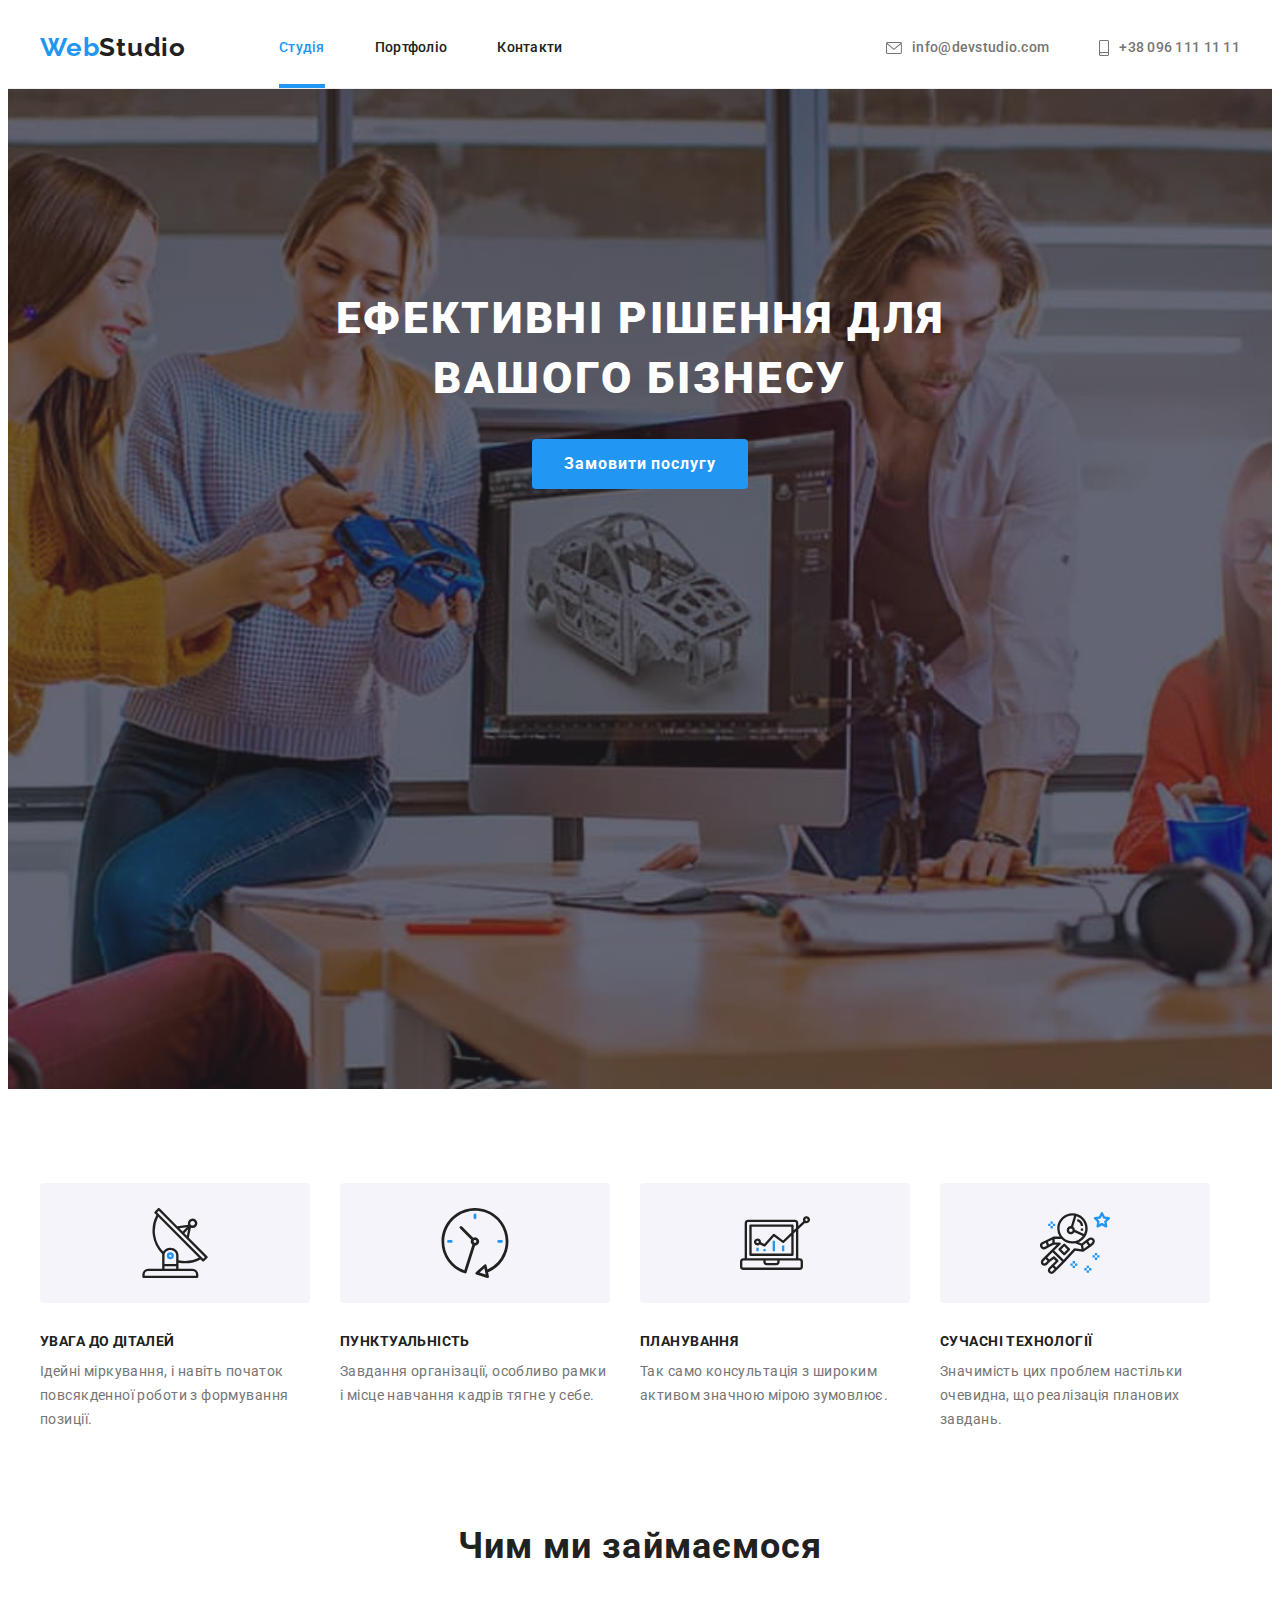
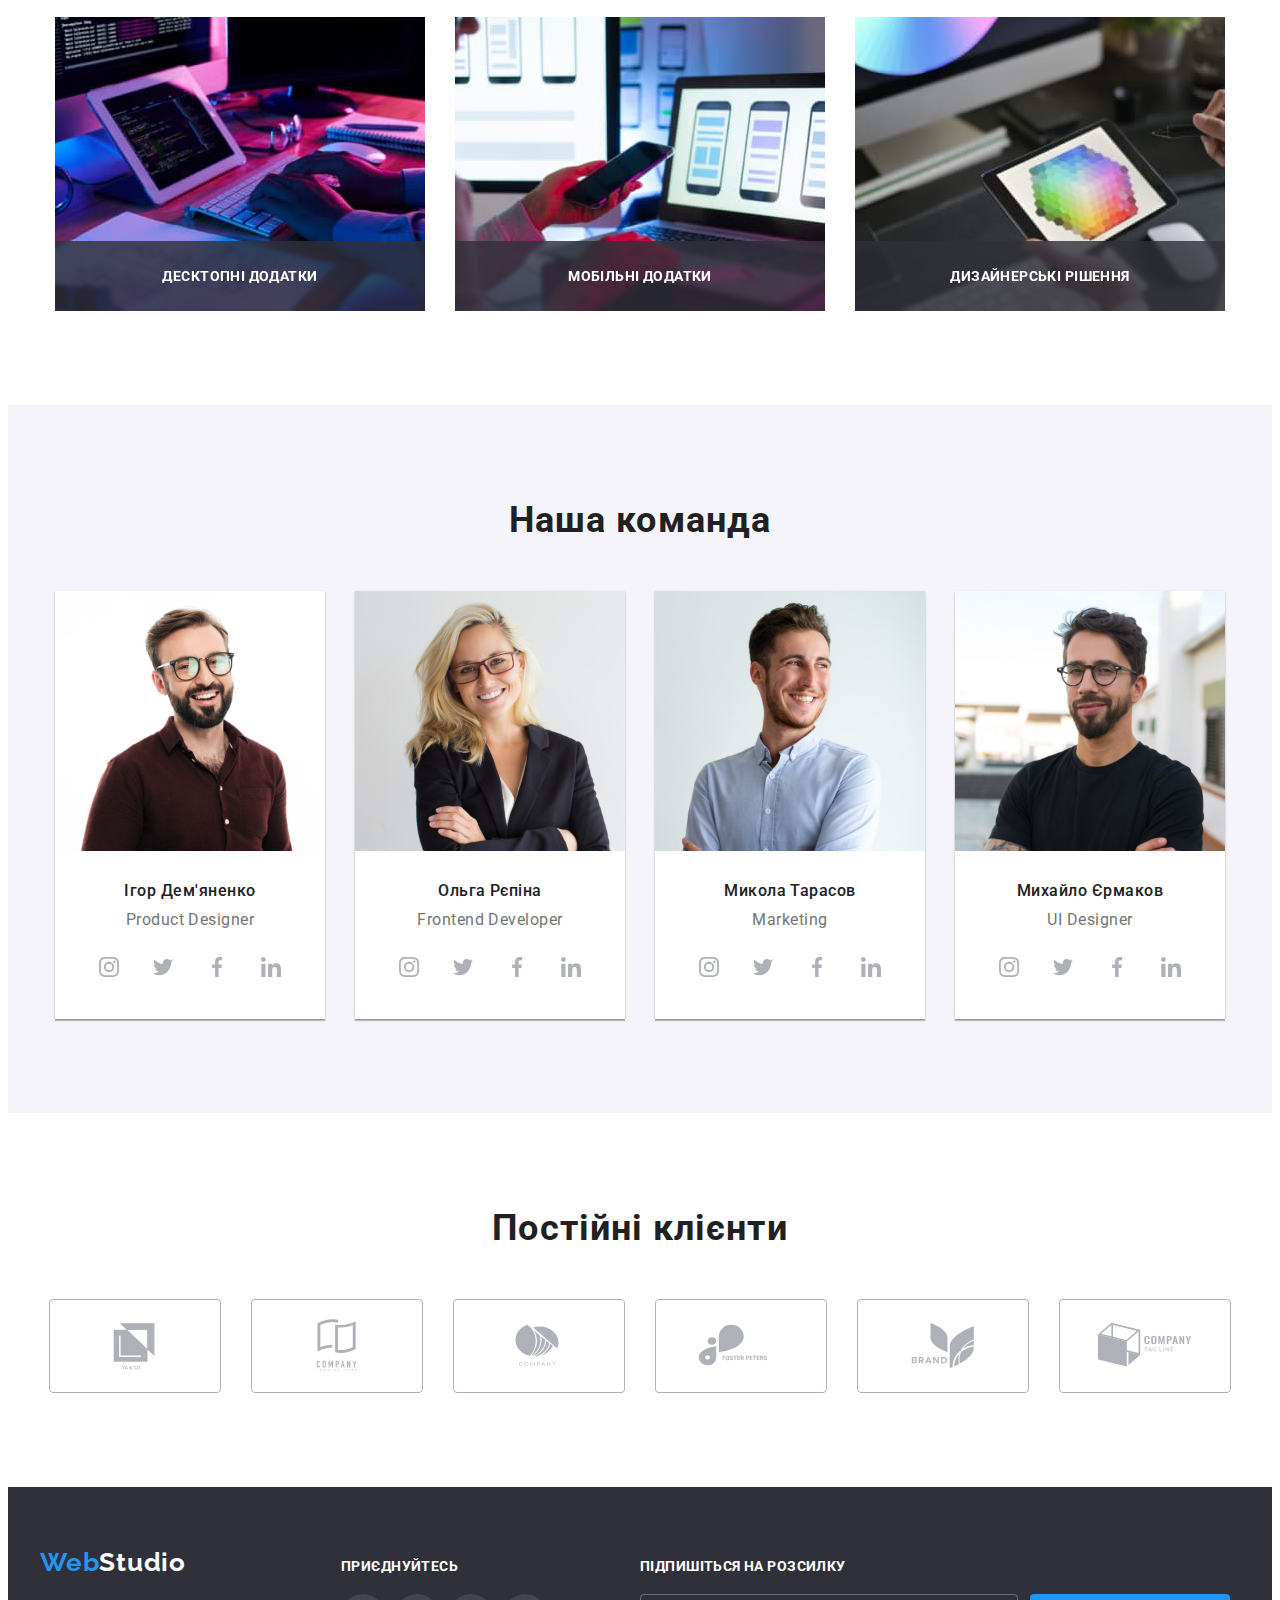
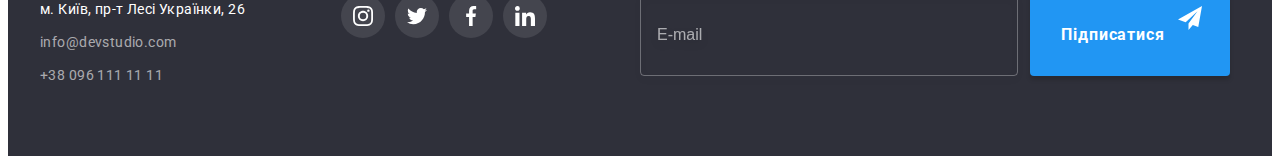
<file: index.html>
<!DOCTYPE html>
<html lang="uk">

<head>
  <meta charset="UTF-8">
  <meta http-equiv="X-UA-Compatible" content="IE=edge">
  <meta name="viewport" content="width=device-width, initial-scale=1.0">
  <title>Document</title>
  <link rel="preconnect" href="https://fonts.googleapis.com">
  <link rel="preconnect" href="https://fonts.gstatic.com" crossorigin>
  <link href="https://fonts.googleapis.com/css2?family=Raleway:wght@700&family=Roboto:wght@400;500;700;900&display=swap"
    rel="stylesheet">
  <link rel="stylesheet" href="https://cdnjs.cloudflare.com/ajax/libs/modern-normalize/1.1.0/modern-normalize.min.css"
    integrity="sha512-wpPYUAdjBVSE4KJnH1VR1HeZfpl1ub8YT/NKx4PuQ5NmX2tKuGu6U/JRp5y+Y8XG2tV+wKQpNHVUX03MfMFn9Q=="
    crossorigin="anonymous" referrerpolicy="no-referrer"/>
    <link rel="stylesheet" href="./css/main.min.css">
  <link rel="stylesheet" href="./css/styles.css">
</head>

<body>

  <header class="header">
    <div class="header__conteiner container">
      <nav class="nav">
        <a href="" lang="en" class="logo link">Web<span class="header__logo">Studio</span> </a>
        <ul class="nav__list list ">
          <li><a href="" class="nav__link link nav__link--current ">Студія</a></li>
          <li><a href="./portfolio.html" class="nav__link link">Портфоліо</a></li>
          <li><a href="" class="nav__link link">Контакти</a></li>
        </ul>
      </nav>
      <div class="header__group">
        <a href="mailto:info@devstudio.com" class="header__mail link"><svg class="header__mail--envelope" width="16" height="12">
          <use href="./images/icons.svg#icon-envelope"></use>
        </svg>info@devstudio.com</a>
        <a href="tel:+380961111111" class="header__tel link"><svg class="header__tel--smartphone" width="10" height="16">
          <use href="./images/icons.svg#icon-smartphone"></use>
        </svg>+38 096 111 11 11</a>
      </div>
    </div>
  </header>
  
  <main>
    <section class="main">
      <div class="container">
        <h1 class="main__caption">ефективні рішення для вашого бізнесу</h1>
        <button type="button" class="btn" data-modal-open>Замовити послугу</button>
      </div>
    </section>
    <section class="about">
      <div class="container">
        <h2 class="visually-hidden">Наші переваги</h2>
        <ul class="list list-our-virtues">
          <li class="list-about">
            <div class="main-icons-about">
            <svg class="main-icons" width="70" height="70">
              <use href="./images/icons.svg#icon-antenna"></use>
            </svg></div>
            <h3 class="maim-list-benefits">Увага до діталей</h3>
            <p class="benefits-info">Ідейні міркування, і навіть початок повсякденної роботи з формування позиції.</p>
          </li>
          <li class="list-about">
            <div class="main-icons-about">
              <svg class="main-icons" width="70" height="70">
                <use href="./images/icons.svg#icon-clock"></use>
              </svg>
            </div>
            <h3 class="maim-list-benefits">Пунктуальність</h3>
            <p class="benefits-info">Завдання організації, особливо рамки і місце навчання кадрів тягне у себе.</p>
          </li>
          <li class="list-about">
            <div class="main-icons-about">
              <svg class="main-icons" width="70" height="70">
                <use href="./images/icons.svg#icon-diagram"></use>
              </svg>
            </div>
            <h3 class="maim-list-benefits">Планування</h3>
            <p class="benefits-info">Так само консультація з широким активом значною мірою зумовлює.</p>
          </li>
          <li class="list-about">
            <div class="main-icons-about">
              <svg class="main-icons" width="70" height="70">
                <use href="./images/icons.svg#icon-astronaut"></use>
              </svg>
            </div>
            <h3 class="maim-list-benefits">Сучасні технології</h3>
            <p class="benefits-info">Значимість цих проблем настільки очевидна, що реалізація планових завдань.</p>
          </li>
        </ul>
      </div>
    </section>
    <section class="section section-delete">
      <div class="container">
        <h2 class="our-work">Чим ми займаємося</h2>
        <ul class="list list-example">
          <li class="our-work-list"><img src="./images/foto1.jpg" alt="ноутбук" width="370">
          <div class="overlay">
            <p class="overlay-text">Десктопні додатки</p>
          </div></li>
          <li class="our-work-list"><img src="./images/foto2.jpg" alt="мобільний телефон" width="370">
          <div class="overlay">
            <p class="overlay-text">Мобільні додатки</p>
          </div>
          </li>
          <li class="our-work-list"><img src="./images/foto3.jpg" alt="планшет" width="370">
          <div class="overlay">
            <p class="overlay-text">Дизайнерські рішення</p>
          </div>
          </li>
        </ul>
      </div>
    </section>

    <section class="comand">
      <div class="container">
        <h2 class="our-comand">Наша команда</h2>
        <ul class="list list-worker">
          <li class="main-workers">
            <img src="./images/worker1.jpg" alt="працівник1" width="270">
            <div class="card-worker">
              <h3 class="main-worker-name">Ігор Дем'яненко</h3>
              <p lang="en" class="main-worker-position">Product Designer</p>
              <ul class="socials list">
                <li class="socials-item">
                  <a class="socials-link link"
                  href="https://instagram.com"
                  target="_blank"
                  rel="noopener noreferrer"
                  aria-label="Інстаграм иконка">
                <svg class="socials-icons" width="20" height="20">
                  <use href="./images/icons.svg#icon-instagram"></use>
                </svg>
                 </a>
                </li>
                <li class="socials-item">
                  <a class="socials-link link"
                  href="https://twitter.com"
                  target="_blank"
                  rel="noopener noreferrer"
                  aria-label="Твітер иконка">
                  <svg class="socials-icons" width="20" height="20">
                    <use href="./images/icons.svg#icon-twitter"></use>
                  </svg>
                </a>
              </li>
                <li class="socials-item">
                  <a class="socials-link link"
                  href="https://facebook.com"
                  target="_blank"
                  rel="noopener noreferrer"
                  aria-label="Фейсбук иконка">
                  <svg class="socials-icons" width="20" height="20">
                    <use href="./images/icons.svg#icon-facebook"></use>
                  </svg>
                </a>
              </li>
                <li class="socials-item">
                  <a class="socials-link link"
                  href="https://linkedin.com"
                  target="_blank"
                  rel="noopener noreferrer"
                  aria-label="Лінкедин иконка">
                  <svg class="socials-icons" width="20" height="20">
                    <use href="./images/icons.svg#icon-linkedin"></use>
                  </svg>
                </a>
              </li>
              </ul>
            </div>
          </li>
          <li class="main-workers">
            <img src="./images/worker2.jpg" alt="працівник2" width="270">
            <div class="card-worker">
              <h3 class="main-worker-name">Ольга Рєпіна</h3>
              <p lang="en" class="main-worker-position">Frontend Developer</p>
              <ul class="socials list">
                <li class="socials-item">
                  <a class="socials-link link" href="https://instagram.com" target="_blank" rel="noopener noreferrer"
                    aria-label="Інстаграм иконка">
                    <svg class="socials-icons" width="20" height="20">
                      <use href="./images/icons.svg#icon-instagram"></use>
                    </svg>
                  </a>
                </li>
                <li class="socials-item">
                  <a class="socials-link link" href="https://twitter.com" target="_blank" rel="noopener noreferrer"
                    aria-label="Твітер иконка">
                    <svg class="socials-icons" width="20" height="20">
                      <use href="./images/icons.svg#icon-twitter"></use>
                    </svg>
                  </a>
                </li>
                <li class="socials-item">
                  <a class="socials-link link" href="https://facebook.com" target="_blank" rel="noopener noreferrer"
                    aria-label="Фейсбук иконка">
                    <svg class="socials-icons" width="20" height="20">
                      <use href="./images/icons.svg#icon-facebook"></use>
                    </svg>
                  </a>
                </li>
                <li class="socials-item">
                  <a class="socials-link link" href="https://linkedin.com" target="_blank" rel="noopener noreferrer"
                    aria-label="Лінкедин иконка">
                    <svg class="socials-icons" width="20" height="20">
                      <use href="./images/icons.svg#icon-linkedin"></use>
                    </svg>
                  </a>
                </li>
              </ul>
            </div>
          </li>
          <li class="main-workers">
            <img src="./images/worker3.jpg" alt="працівник3" width="270">
            <div class="card-worker">
              <h3 class="main-worker-name">Микола Тарасов</h3>
              <p lang="en" class="main-worker-position">Marketing</p>
              <ul class="socials list">
                <li class="socials-item">
                  <a class="socials-link link" href="https://instagram.com" target="_blank" rel="noopener noreferrer"
                    aria-label="Інстаграм иконка">
                    <svg class="socials-icons" width="20" height="20">
                      <use href="./images/icons.svg#icon-instagram"></use>
                    </svg>
                  </a>
                </li>
                <li class="socials-item">
                  <a class="socials-link link" href="https://twitter.com" target="_blank" rel="noopener noreferrer"
                    aria-label="Твітер иконка">
                    <svg class="socials-icons" width="20" height="20">
                      <use href="./images/icons.svg#icon-twitter"></use>
                    </svg>
                  </a>
                </li>
                <li class="socials-item">
                  <a class="socials-link link" href="https://facebook.com" target="_blank" rel="noopener noreferrer"
                    aria-label="Фейсбук иконка">
                    <svg class="socials-icons" width="20" height="20">
                      <use href="./images/icons.svg#icon-facebook"></use>
                    </svg>
                  </a>
                </li>
                <li class="socials-item">
                  <a class="socials-link link" href="https://linkedin.com" target="_blank" rel="noopener noreferrer"
                    aria-label="Лінкедин иконка">
                    <svg class="socials-icons" width="20" height="20">
                      <use href="./images/icons.svg#icon-linkedin"></use>
                    </svg>
                  </a>
                </li>
              </ul>
            </div>
          </li>
          <li class="main-workers">
            <img src="./images/worker4.jpg" alt="працівник4" width="270">
            <div class="card-worker">
              <h3 class="main-worker-name">Михайло Єрмаков</h3>
              <p lang="en" class="main-worker-position">UI Designer</p>
              <ul class="socials list">
                <li class="socials-item">
                  <a class="socials-link link" href="https://instagram.com" target="_blank" rel="noopener noreferrer"
                    aria-label="Інстаграм иконка">
                    <svg class="socials-icons" width="20" height="20">
                      <use href="./images/icons.svg#icon-instagram"></use>
                    </svg>
                  </a>
                </li>
                <li class="socials-item">
                  <a class="socials-link link" href="https://twitter.com" target="_blank" rel="noopener noreferrer"
                    aria-label="Твітер иконка">
                    <svg class="socials-icons" width="20" height="20">
                      <use href="./images/icons.svg#icon-twitter"></use>
                    </svg>
                  </a>
                </li>
                <li class="socials-item">
                  <a class="socials-link link" href="https://facebook.com" target="_blank" rel="noopener noreferrer"
                    aria-label="Фейсбук иконка">
                    <svg class="socials-icons" width="20" height="20">
                      <use href="./images/icons.svg#icon-facebook"></use>
                    </svg>
                  </a>
                </li>
                <li class="socials-item">
                  <a class="socials-link link" href="https://linkedin.com" target="_blank" rel="noopener noreferrer"
                    aria-label="Лінкедин иконка">
                    <svg class="socials-icons" width="20" height="20">
                      <use href="./images/icons.svg#icon-linkedin"></use>
                    </svg>
                  </a>
                </li>
              </ul>
            </div>
          </li>
        </ul>
      </div>
    </section>
    <section class="section">
      <div class="container">
        <h2 class="regular-klients">Постійні клієнти</h2>
        <ul class="list-regular-klients list">
          <li><a class="klients-link link" href="https://goit.global/ua/courses/fullstack/" target="_blank" rel="noopener noreferrer"
            aria-label="іконка">
            <svg class="klients-icons" width="106" height="60">
              <use href="./images/icons.svg#icon-klientsone"></use>
            </svg>
          </a>
        </li>
          <li><a class="klients-link link" href="https://goit.global/ua/courses/fullstack/" target="_blank" rel="noopener noreferrer" aria-label="іконка">
            <svg class="klients-icons" width="106" height="60">
              <use href="./images/icons.svg#icon-klientstwo"></use>
              </svg>
            </a>
          </li>
          <li><a class="klients-link link" href="https://goit.global/ua/courses/fullstack/" target="_blank" rel="noopener noreferrer" aria-label="іконка">
            <svg class="klients-icons" width="106" height="60">
              <use href="./images/icons.svg#icon-klientsthree"></use>
                </svg>
              </a></li>
          <li><a class="klients-link link" href="https://goit.global/ua/courses/fullstack/" target="_blank" rel="noopener noreferrer" aria-label="іконка">
            <svg class="klients-icons" width="106" height="60">
              <use href="./images/icons.svg#icon-klientsfour"></use>
                  </svg>
                </a></li>
          <li><a class="klients-link link" href="https://goit.global/ua/courses/fullstack/" target="_blank" rel="noopener noreferrer" aria-label="іконка">
            <svg class="klients-icons" width="106" height="60">
              <use href="./images/icons.svg#icon-klientsfive"></use>
                    </svg>
                  </a></li>
          <li><a class="klients-link link" href="https://goit.global/ua/courses/fullstack/" target="_blank" rel="noopener noreferrer" aria-label="іконка">
            <svg class="klients-icons" width="106" height="60">
              <use href="./images/icons.svg#icon-klientssix"></use>
                </svg>
              </a></li>
        </ul>
      </div>
    </section>

  </main>

  <footer class="footer ">
   <section class="footer-section container">
    <div class=" footer-container">
      <a href="" lang="en" class="footer-logo logo link">Web<span class="logo-footer">Studio</span></a>
      <address class="adress-group">
        <a href="https://goo.gl/maps/zJNvL7KnHKcPR4Fx9" class="footer-addres link">м. Київ, пр-т Лесі Українки, 26</a>
        <a href="mailto:info@devstudio.com" class="footer-mail link">info@devstudio.com</a>
        <a href="tel:+380961111111" class="footer-tel link"> +38 096 111 11 11</a>
      </address>  
    </div>
       <div class="footer-social">
     <h2 class="footer-caption">Приєднуйтесь</h2>
    <ul class="socials list">
      <li class="socials-item">
        <a class="socials-link-footer link" href="https://instagram.com" target="_blank" rel="noopener noreferrer"
          aria-label="instagram іконка">
          <svg class="socials-icons" width="20" height="20">
            <use href="./images/icons.svg#icon-instagram"></use>
          </svg>
        </a>
      </li>
      <li class="socials-item">
        <a class="socials-link-footer link" href="https://twitter.com" target="_blank" rel="noopener noreferrer"
          aria-label="twitter іконка">
          <svg class="socials-icons" width="20" height="20">
            <use href="./images/icons.svg#icon-twitter"></use>
          </svg>
        </a>
      </li>
      <li class="socials-item">
        <a class="socials-link-footer link" href="https://facebook.com" target="_blank" rel="noopener noreferrer"
          aria-label="facebook іконка">
          <svg class="socials-icons" width="20" height="20">
            <use href="./images/icons.svg#icon-facebook"></use>
          </svg>
        </a>
      </li>
      <li class="socials-item">
        <a class="socials-link-footer link" href="https://linkedin.com" target="_blank" rel="noopener noreferrer"
          aria-label="linkedin іконка">
          <svg class="socials-icons" width="20" height="20">
            <use href="./images/icons.svg#icon-linkedin"></use>
          </svg>
        </a>
      </li>
    </ul>
    </div>
    <div class="footer-mailinglist">
      <h2 class="footer-caption">Підпишіться на розсилку</h2>
      <form class="footer-form" name="mailinglist_form" autocomplete="off" novalidate>
        <input class="footer-mailinglist-field"
        type="email" 
        name="footer_mail" 
        placeholder="E-mail" 
        required
        minlength="15">
      <button class="footer-form-btn" type="submit">Підписатися<svg class="footer-form-icon" width="24" height="24">
        <use href="./images/icons.svg#icon-footer-mail"></use>
      </svg>
      </button>
      </form>
    </div>
    </section>
  </footer>

<!-------------- Modal window--------------->
<div class="backdrop is-hidden" data-modal>
  <div class="modal">
  <button class="modal-btn" data-modal-close type="button">
<svg class="modal-icon" width="18" height="18">
  <use href="./images/icons.svg#icon-close-black"></use>
</svg>
  </button>
  <strong class="modal-label">Залиште свої дані, ми вам передзвонимо</strong>
  <form class="modal-form" name="modal_form">
  <div class="modal-form-group" role="group">
  <label class="modal-form-label" for="user_name">Ім'я</label>
  <div class="modal-form-wrapper">
    <input class="modal-form-field" type="text" name="user_name" id="user_name">
    <svg class="modal-form-icon" width="20" height="20">
      <use href="./images/icons.svg#icon-modal-name"></use>
    </svg>
  </div>
  <label class="modal-form-label" for="user_phone">Телефон</label>
  <div class="modal-form-wrapper">
    <input class="modal-form-field" type="tel" name="user_phone" id="user_phone">
    <svg class="modal-form-icon" width="20" height="20">
      <use href="./images/icons.svg#icon-modal-phone"></use>
    </svg>
  </div>
  <label class="modal-form-label" for="user_mail">Пошта</label>
  <div class="modal-form-wrapper">
    <input class="modal-form-field" type="email" name="user_mail" id="user_mail">
    <svg class="modal-form-icon" width="20" height="20">
      <use href="./images/icons.svg#icon-modal-mail"></use>
    </svg>
  </div>
  <label class="modal-form-label" for="user_massege">Коментар</label>
  <div>
  <textarea 
  class="modal-form-massage" 
  name="user_massage" 
  id="user_massege"
  rows="7"
  placeholder="Введіть текст">
</textarea>
</div>
  </div>
  <div class="modal-form-agreement" role="group">
  <input class="modal-form-checkbox" type="checkbox" name="user-agreement" id="user-agreement">
  <label class="modal-form-agreement-dsc" for="user-agreement">
  Погоджуюся з розсилкою та приймаю <a class="modal-form-agreement-link" href="">
    Умови договору</a></label>
  </div>
  <button class="modal-form-btn" type="submit">Відправити</button>
</form>
</div>
</div>
  <script src="./js/modal.js"></script>
</body>

</html>
</file>
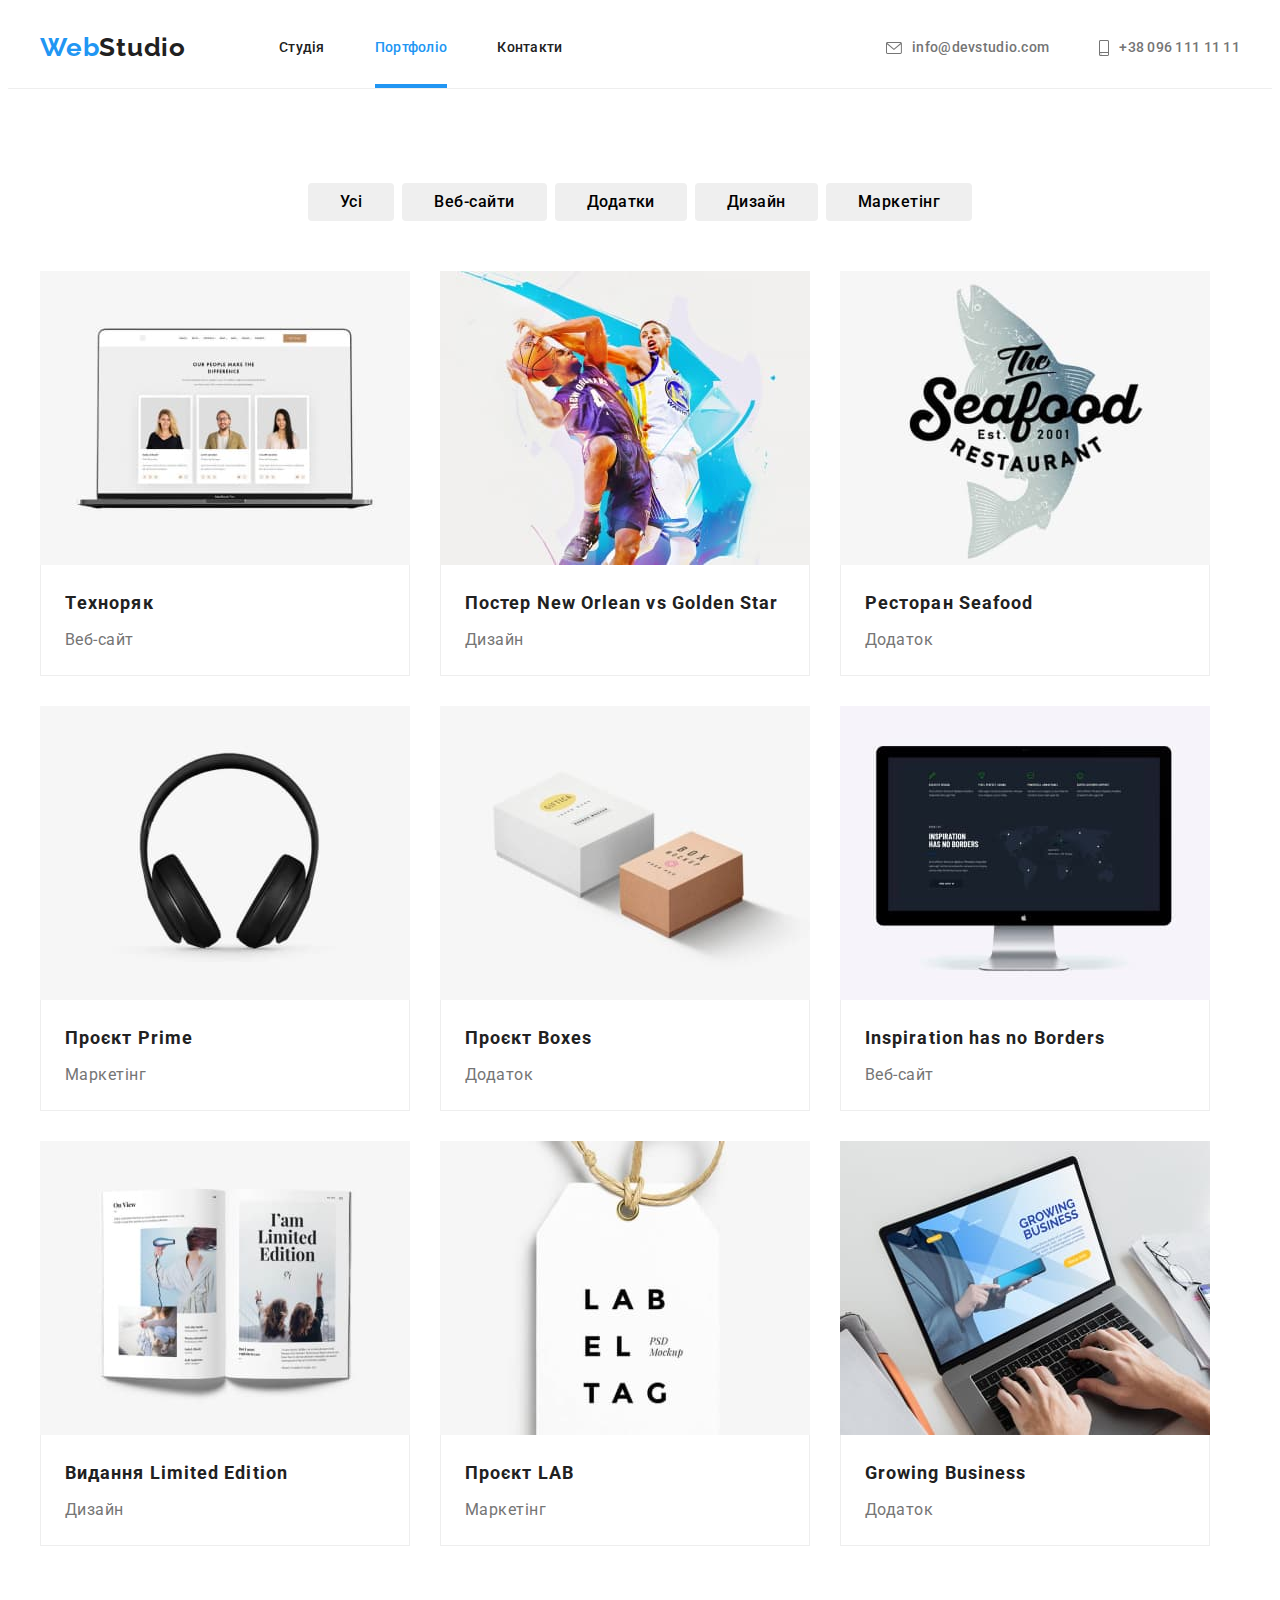
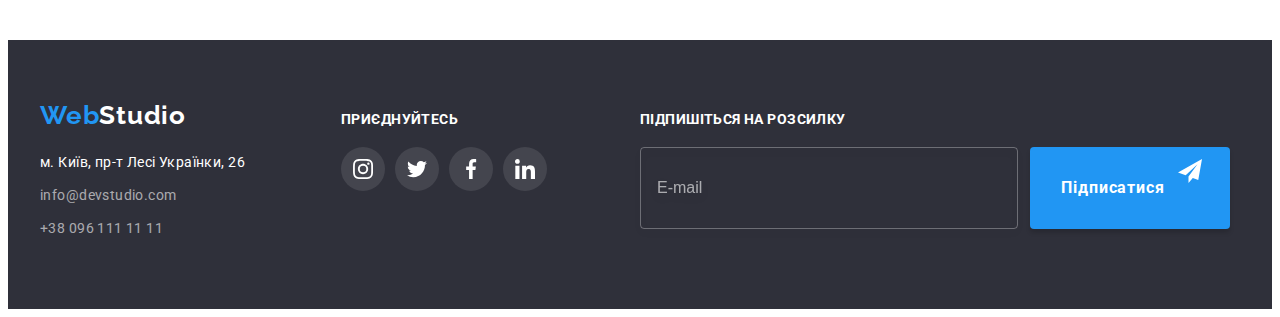
<file: portfolio.html>
<!DOCTYPE html>
<html lang="uk">
<head>
  <meta charset="UTF-8">
  <meta http-equiv="X-UA-Compatible" content="IE=edge">
  <meta name="viewport" content="width=device-width, initial-scale=1.0">
  <title>Document</title>
  <link rel="preconnect" href="https://fonts.googleapis.com">
  <link rel="preconnect" href="https://fonts.gstatic.com" crossorigin>
  <link href="https://fonts.googleapis.com/css2?family=Raleway:wght@700&family=Roboto:wght@400;500;700;900&display=swap"
    rel="stylesheet">
   
  <link rel="stylesheet" href="https://cdnjs.cloudflare.com/ajax/libs/modern-normalize/1.1.0/modern-normalize.min.css"
      integrity="sha512-wpPYUAdjBVSE4KJnH1VR1HeZfpl1ub8YT/NKx4PuQ5NmX2tKuGu6U/JRp5y+Y8XG2tV+wKQpNHVUX03MfMFn9Q=="
      crossorigin="anonymous" referrerpolicy="no-referrer" />
      <link rel="stylesheet" href="./css/main.min.css">
  <link rel="stylesheet" href="./css/styles.css">
</head>
<body>
<header class="header">
  <div class="header__conteiner container">
    <nav class="nav">
      <a href="" lang="en" class="logo link">Web<span class="header__logo">Studio</span> </a>
      <ul class="list nav__list">
        <li><a href="./index.html" class="nav__link link">Студія</a></li>
        <li><a href="" class="nav__link link nav__link--current">Портфоліо</a></li>
        <li><a href="" class="nav__link link">Контакти</a></li>
      </ul>
      </nav>
      <div class="header__group">
        <a href="mailto:info@devstudio.com" class="header__mail link"><svg class="header__mail--envelope" width="16" height="12">
          <use href="./images/icons.svg#icon-envelope"></use>
        </svg>info@devstudio.com</a>
        <a href="tel:+380961111111" class="header__tel link"><svg class="header__tel--smartphone" width="10" height="16">
          <use href="./images/icons.svg#icon-smartphone"></use>
        </svg>+38 096 111 11 11</a>
      </div>
      </div>
      </header>
  <main>
    
    <section class="section"> 
      <div class="container">
      <h1 class="visually-hidden">Фільтр</h1>
      <ul class="list list-two-page">
        <li><button class="btn-list" type="button">Усі</button></li>
        <li><button class="btn-list" type="button">Веб-сайти</button></li>
        <li><button class="btn-list" type="button">Додатки</button></li>
        <li><button class="btn-list" type="button">Дизайн</button></li>
        <li><button class="btn-list" type="button">Маркетінг</button></li>
      </ul>
      <ul class="list card-set">
        <li class="card-item card-set__item">
          <div class="thumb">
          <img src="./images/foto21.jpg" alt="техноряк" width="370">
          <div class="overlay-card">
            <p class="overlay-card-text">Ресурс пропонує комплексні пропозиції з різним рівнем функціоналу та сервісів. Все це
              дозволить відвідувачу отримати
              вичерпні відомості про компанію чи приватну особу.</p>
          </div>
        </div>
          <div class="card-set__filter">
          <h3 class="card-set__name">Тeхноряк</h3>
          <p class="card-set__title">Веб-сайт</p></div>
        </li>
        <li class="card-set__item">
          <img src="./images/foto22.jpg" alt="постер" width="370">
          <div class="card-set__filter">
          <h3 class="card-set__name">Постер <span lang="en">New Orlean vs Golden Star</span></h3>
          <p class="card-set__title">Дизайн</p></div>
        </li>
        <li class="card-set__item">
          <img src="./images/foto23.jpg" alt="ресторан" width="370">
          <div class="card-set__filter">
          <h3 class="card-set__name">Ресторан <span lang="en">Seafood</span></h3>
          <p class="card-set__title">Додаток</p></div>
        </li>
        <li class="card-set__item">
          <img src="./images/foto24.jpg" alt="проєкт" width="370">
          <div class="card-set__filter">
          <h3 class="card-set__name">Проєкт <span lang="en">Prime</span></h3>
          <p class="card-set__title">Маркетінг</p></div>
        </li>
        <li class="card-set__item">
          <img src="./images/foto25.jpg" alt="проєкт коробки" width="370">
         <div class="card-set__filter">
            <h3 class="card-set__name">Проєкт <span lang="en">Boxes</span></h3>
          <p class="card-set__title">Додаток</p>
        </div>
      </li>
        <li class="card-set__item">
          <img class="clean" src="./images/foto26.jpg" alt="монітор" width="370">
          <div class="card-set__filter">
          <h3 class="card-set__name" lang="en">Inspiration has no Borders</h3>
          <p class="card-set__title">Веб-сайт</p></div>
        </li>
        <li class="card-set__item">
          <img src="./images/foto27.jpg" alt="видання" width="370">
          <div class="card-set__filter">
          <h3 class="card-set__name">Видання <span lang="en">Limited Edition</span></h3>
          <p class="card-set__title">Дизайн</p></div>
        </li>
        <li class="card-set__item">
          <img src="./images/foto28.jpg" alt="проєкт лаб" width="370">
          <div class="card-set__filter">
          <h3 class="card-set__name">Проєкт <span lang="en">LAB</span></h3>
          <p class="card-set__title">Маркетінг</p></div>
        </li>
        <li class="card-set__item">
          <img src="./images/foto29.jpg" alt="бізнес" width="370">
          <div class="card-set__filter">
          <h3 class="card-set__name" lang="en">Growing Business</h3>
          <p class="card-set__title">Додаток</p></div>
        </li>
      </ul></div>
    </section>
   
  </main>
 
  <footer class="footer">
    <section class="footer-section container">
     <div class= "footer-container">
    <a href="./index.html" lang="en" class="footer-logo logo link">Web<span class="logo-footer">Studio</span></a>
    <address class="adress-group">
      <a href="https://goo.gl/maps/zJNvL7KnHKcPR4Fx9" class="footer-addres link">м. Київ, пр-т Лесі Українки, 26</a>
      <a href="mailto:info@devstudio.com" class="footer-mail link">info@devstudio.com</a>
      <a href="tel:+380961111111" class="footer-tel link">+38 096 111 11 11</a>
    </address>
  </div>
  <div class="footer-social">
    <h2 class="footer-caption">Приєднуйтесь</h2>
    <ul class="socials list">
      <li class="socials-item">
        <a class="socials-link-footer link" href="https://instagram.com" target="_blank" rel="noopener noreferrer"
          aria-label="instagram іконка">
          <svg class="socials-icons" width="20" height="20">
            <use href="./images/icons.svg#icon-instagram"></use>
          </svg>
        </a>
      </li>
      <li class="socials-item">
        <a class="socials-link-footer link" href="https://twitter.com" target="_blank" rel="noopener noreferrer"
          aria-label="twitter іконка">
          <svg class="socials-icons" width="20" height="20">
            <use href="./images/icons.svg#icon-twitter"></use>
          </svg>
        </a>
      </li>
      <li class="socials-item">
        <a class="socials-link-footer link" href="https://facebook.com" target="_blank" rel="noopener noreferrer"
          aria-label="facebook іконка">
          <svg class="socials-icons" width="20" height="20">
            <use href="./images/icons.svg#icon-facebook"></use>
          </svg>
        </a>
      </li>
      <li class="socials-item">
        <a class="socials-link-footer link" href="https://linkedin.com" target="_blank" rel="noopener noreferrer"
          aria-label="linkedin іконка">
          <svg class="socials-icons" width="20" height="20">
            <use href="./images/icons.svg#icon-linkedin"></use>
          </svg>
        </a>
      </li>
    </ul>
  </div>
  <div class="footer-mailinglist">
    <h2 class="footer-caption">Підпишіться на розсилку</h2>
        <form class="footer-form" name="mailinglist_form" autocomplete="off" novalidate>
          <input class="footer-mailinglist-field" type="email" name="footer_mail" placeholder="E-mail" required minlength="15">
          <button class="footer-form-btn" type="submit">Підписатися<svg class="footer-form-icon" width="24" height="24">
              <use href="./images/icons.svg#icon-footer-mail"></use>
            </svg>
          </button>
        </form>
  </div>
  </section>
  </footer>

</body>
</html>
</file>
<file: css/styles.css>
/*--------------base stule----------------*/
/*:root {
  --main-title-color: #FFFFFF;
  --secondary-title-color: #212121;
  --activ-title-color: rgb(33, 150, 243);
  --anim: 250ms cubic-bezier(0.4, 0, 0.2, 1);
}*/

/*body {
  font-family: 'Roboto', sans-serif;
  background-color: var(--main-title-color);
}*/

/* reset */
/*h1,
h2,
h3,
h4,
h5,
h6,
p {
  margin: 0;
}

.list {
  list-style: none;
  margin: 0;
  padding: 0;

}

.link {
  text-decoration: none;
}

img {
  display: block;
  max-width: 100%;
  height: auto;
}
.visually-hidden {
  position: absolute;
  white-space: nowrap;
  width: 1px;
  height: 1px;
  overflow: hidden;
  border: 0;
  padding: 0;
  clip: rect(0 0 0 0);
  clip-path: inset(50%);
  margin: -1px;
}*/
/*-----------------------------header------------*/
/*.header {
  background-color: var(--main-title-color);
  display: flex;
  border-bottom: 1px solid rgba(238, 238, 238, 1);
}

.header__conteiner {
  display: flex;
  align-items: center;
}
.header__group {
  display: flex;
  align-items: center;
  gap: 50px;
}


.nav {
  display: flex;
  margin-right: auto;
  align-items: center;
}

.nav__list {
  display: flex;
  align-items: center;
  gap: 50px;
  margin-left: 93px;
}



.logo {
  font-family: 'Raleway';
  font-style: normal;
  font-weight: 700;
  font-size: 26px;
  line-height: calc(31/26);
  letter-spacing: 0.03em;
  color: var(--activ-title-color);
}

.header__logo {
  color: var(--secondary-title-color);
}

/*.section {
  padding-top: 94px;
  padding-bottom: 94px;
}*/

/*.section-delete {
  padding-top: 0;
}*/

/*.container {
  width: 1200px;
  padding-left: 15px;
  padding-right: 15px;
  margin-left: auto;
  margin-right: auto;
}*/

/*.nav__link {
  display: block;
  padding-top: 32px;
  padding-bottom: 32px;
   position:relative;
  font-weight: 500;
  font-size: 14px;
  line-height: 1.14;
  letter-spacing: 0.02em;
  color: var(--secondary-title-color);
  transition: color var(--anim);
}
.nav__link:hover,
.nav__link:focus {
  color: var(--activ-title-color);
}
.nav__link:active {
  color: var(--activ-title-color);
}
.nav__link.nav__link--current {
  color: var(--activ-title-color); 
  
}
.nav__link.nav__link--current::after{
  content:'';
  display: block;
  width: 100%;
  height: 4px;
  background-color: var(--activ-title-color);
 position:absolute;
  left:0;
  bottom:0;
  

}
.nav__link:hover::after {
  opacity: 1;
}
.header__mail {
  display: flex;
  align-items: center;
  gap: 10px;
  padding-top: 32px;
  padding-bottom: 32px;
  font-weight: 500;
  font-size: 14px;
  line-height: 1.14;
  letter-spacing: 0.02em;
  color: #757575;
  transition: color var(--anim);
}

.header__mail--envelope {
  fill: currentColor;
}

.header__tel {
  display: flex;
  align-items: center;
  gap: 10px;
  padding-top: 32px;
  padding-bottom: 32px;
  font-weight: 500;
  font-size: 14px;
  line-height: 1.14;
  letter-spacing: 0.02em;
  color: #757575;
  transition: color var(--anim);
}

.header__tel--smartphone {
  fill: currentColor;
}

.header__mail:hover,
.header__mail:focus {
color: var(--activ-title-color);
}

.header__tel:hover,
.header__tel:focus {
  color: var(--activ-title-color);
}

.header__mail:active {
  color: var(--activ-title-color);
}

.header__tel:active {
  color: var(--activ-title-color);
}
*/
/*-------------------------------main----------------------------*/
/*.main {
  background-color: #2F303A;
  padding-top: 200px;
  padding-bottom: 200px;
  height: 600px;
  max-width: 1600px;
  margin-left: auto;
  margin-right: auto;
  background-image: linear-gradient(to right, rgba(47, 48, 58, 0.4), rgba(47, 48, 58, 0.4)), url(../images/fon.jpg);
  background-repeat: no-repeat;
  background-size: cover;
  background-position: center;
}*/

/*.btn {
  display: block;
  margin-left: auto;
  margin-right: auto;
  margin-top: 30px;

  padding: 10px 32px;
  border-radius: 4px;
  font-family: inherit;
  font-weight: 700;
  font-size: 16px;
  line-height: calc(30/16);
  text-align: center;
  letter-spacing: 0.06em;
  color: var(--main-title-color);
  cursor: pointer;
  border-style: none;
  background: var(--activ-title-color);

  transition: color var(--anim), background-color var(--anim);
  
}

.btn:hover,
.btn:focus {
  color: var(--main-title-color);
  background-color: rgba(33,150, 243, 0.7);

  
}

.btn:active {
  background: var(--activ-title-color);
  color: var(--main-title-color)
}*/

/*.main__caption {
  margin-left: auto;
  margin-right: auto;
  width: 696px;
  font-weight: 900;
  font-size: 44px;
  line-height: 1.36;
  text-align: center;
  letter-spacing: 0.06em;
  text-transform: uppercase;
  color: var(--main-title-color);
}*/

/*.list-our-virtues {
  display: flex;
}

.about-container {
  display: flex;
}
.main-icons-about{
  display: flex;
    justify-content: center;
    align-items: center;
    width: 270px;
    height: 120px;
    border-radius: 4px;
      background-color:#F5F4FA;
      margin-bottom: 30px;
}
.list-about {
  width: 270px;
}

.list-about:last-child {
  margin-right: auto;
}

.list-about:not(:last-child) {
  margin-right: 30px;
}*/


/*.maim-list-benefits {
  margin-top: 30px;
  margin-bottom: 10px;
  font-weight: 700;
  font-size: 14px;
  line-height: calc(16/14);
  letter-spacing: 0.03em;
  text-transform: uppercase;
  color: var(--secondary-title-color);
}

.benefits-info {
  font-size: 14px;
  line-height: calc(24/14);
  letter-spacing: 0.03em;
  color: #757575;
}*/

/*.our-work {
  margin-bottom: 50px;
  text-align: center;
  font-size: 36px;
  line-height: calc(42/36);
  letter-spacing: 0.03em;
  color: var(--secondary-title-color);
}
.list-example {
  display: flex;
  justify-content: center;
  gap: 30px;
}

.our-work-list{
  position: relative;
}
.overlay{
  position: absolute;
  bottom: 0;
  width: 100%;
  padding-top: 27px;
  padding-bottom: 27px;
  background-color: rgba(47, 48, 58, 0.8);
  backdrop-filter: blur(2px);
}
.overlay-text{
  font-weight: 700;
    font-size: 14px;
    line-height: calc(16/14);
    text-align: center;
    letter-spacing: 0.03em;
    text-transform: uppercase;
  
    color:var(--main-title-color);
}
*/

/*.our-comand {
  margin-bottom: 50px;
  text-align: center;
  font-size: 36px;
  line-height: calc(42/36);
  letter-spacing: 0.03em;
  color: var(--secondary-title-color);
}
.list-worker {
  display: flex;
  justify-content: center;
  gap: 30px;
}

.main-comand {
  background-color: #F5F4FA;
}

.main-workers {
  background-color: var(--main-title-color);
  box-shadow: 0px 1px 3px rgba(0, 0, 0, 0.12), 0px 1px 1px rgba(0, 0, 0, 0.14), 0px 2px 1px rgba(0, 0, 0, 0.2);

}

.main-worker-name {
  margin-bottom: 10px;
  font-weight: 500;
  font-size: 16px;
  line-height: calc(19/16);
  text-align: center;
  letter-spacing: 0.03em;
  color: var(--secondary-title-color);
}

.main-worker-position {
margin-bottom: 16px;
  font-size: 16px;
  line-height: calc(19/16);
  text-align: center;
  letter-spacing: 0.03em;
  color: #757575;
}

.card-worker {
  padding-top: 30px;
  padding-bottom: 30px;
}*/

/*.card-set__filter {
  padding-top: 20px;
  padding-bottom: 20px;
  padding-left: 24px;
  border: 1px solid rgba(238, 238, 238, 1);

  border-top: none;
}*/
/*
.socials {
  display: flex;
  justify-content: center;
  align-items: center;
  gap: 10px;
}
.socials-link {
display: flex;
justify-content: center;
align-items: center;
width: 44px;
height: 44px;
border-radius: 50%;
background-color: var(--main-title-color);
color:#AFB1B8;
transition: color var(--anim), background-color var(--anim);
}
.socials-link:hover,
.socials-link:focus {
  color: var(--main-title-color); 
  background-color:var(--activ-title-color);
}
.socials-icons{
fill:currentColor;
 }*/

/*.regular-klients{
  font-weight: 700;
  font-size: 36px;
  line-height: calc(42/36);
  text-align: center;
  letter-spacing: 0.03em;
  color: var(--secondary-title-color);
  margin-bottom: 50px;
 }
.list-regular-klients{
  display: flex;
  justify-content: center;
  gap:30px;
}
.klients-link{
  display: flex;
  justify-content: center;
  align-items: center;
  width: 170px;
  height: 92px;
  border-radius:4px;
  background-color: var(--main-title-color);
  border:1px solid rgba(175, 177, 184, 1);
  color:#AFB1B8 ;
  transition: color var(--anim), border-color var(--anim);
}
.klients-icons{
fill: currentColor;
}
.klients-link:hover,
.klients-link:focus {
 color:var(--activ-title-color);
 border-color: var(--activ-title-color);
}*/
/*-------------------------------footer--------------------------*/

/*.footer {
  background-color: #2F303A;
  padding-top: 60px;
  padding-bottom: 60px;
  display: flex;

}

.footer-container {
  display: flex;
  flex-direction: column;
  flex-wrap: wrap;
 
}
.footer-section{
  display: flex;
  align-items: baseline;
}
.footer-social{
margin-left: 70px;
}
.footer-mailinglist{
  margin-left: 93px;
  
}
.footer-form{
  display: flex;
  gap: 12px; 

}
.footer-mailinglist-field{
  padding-left: 16px;
  padding-top: 15px;
  padding-bottom: 15px;
  width: 358px;
  height: 50px;
  border-radius: 4px;
  border: 1px solid rgba(255, 255, 255, 0.3);
  filter: drop-shadow(0px 4px 4px rgba(0, 0, 0, 0.15));
  background-color: transparent;
  color: var(--main-title-color);
  transition: border-color var(--anim);
 
}
.footer-mailinglist-field::placeholder{
    font-size: 16px;
  color: rgba(255, 255, 255, 0.6);
}
.footer-form-btn{  
      width: 200px;
      padding-top: 10px;
      padding-left: 28px;
      padding-right: 62px;
      padding-bottom: 10px;
      border-radius: 4px;
      font-family: inherit;
      font-weight: 700;
      font-size: 16px;
      line-height: calc(30/16);
      text-align: center;
      align-items: center;
      letter-spacing: 0.06em;
      color: var(--main-title-color);
      cursor: pointer;
      box-shadow: 0px 4px 4px rgba(0, 0, 0, 0.15);
      border-style: none;
      background: var(--activ-title-color);
      position: relative;
      transition: color var(--anim), background-color var(--anim);
}
.footer-form-icon{
  position: absolute;
  top: 12px;
  right: 28px;
  
  fill:var(--main-title-color)  
}
.footer-form-btn:hover,
.footer-form-btn:focus {
  color: var(--main-title-color);
  background-color: rgba(33, 150, 243, 0.7);}
.socials-link-footer {
  display: flex;
  justify-content: center;
  align-items: center;
  width: 44px;
  height: 44px;
  border-radius: 50%;
  background-color:rgba(255, 255, 255, 0.1);
  color:#FFFFFF;
  transition: color 250ms cubic-bezier(0.4, 0, 0.2, 1), background-color 250ms cubic-bezier(0.4, 0, 0.2, 1);
}

.socials-link-footer:hover,
.socials-link-footer:focus {
  background-color: #2196F3;
  color: var(--activ-title-color);
}

.socials-icons {
  fill: currentColor;
}
.adress-group {
  display: flex;
  width: 231px;
  flex-direction: column;
}

.footer-logo {
  margin-bottom: 20px;
}

.logo-footer {
  color: var(--main-title-color);
}

.footer{
  display: flex;
 
}
.footer-addres {
  margin-bottom: 9px;
  font-style: normal;
  font-size: 14px;
  line-height: 1.7;
  letter-spacing: 0.03em;
  color: var(--main-title-color);
  transition: color var(--anim);
}

.footer-mail {
  margin-bottom: 9px;
  font-style: normal;
  font-size: 14px;
  line-height: 1.7;
  letter-spacing: 0.03em;
  color: rgba(255, 255, 255, 0.6);
  transition: color var(--anim);
}

.footer-tel {
  margin-bottom: 9px;
  font-style: normal;
  font-size: 14px;
  line-height: 1.7;
  letter-spacing: 0.03em;
  color: rgba(255, 255, 255, 0.6);
  transition: color var(--anim);
}

.footer-addres:hover,
.footer-addres:focus {
  color: var(--activ-title-color);
}

.footer-mail:hover,
.footer-mail:focus {
  color: var(--activ-title-color);
}

.footer-tel:hover,
.footer-tel:focus {
  color: var(--activ-title-color);
}

.footer-caption{
  font-size: 14px;
    line-height: calc(16/14);
    letter-spacing: 0.03em;
    text-transform: uppercase;
    color: var(--main-title-color);
    margin-bottom: 20px;
}*/
/*------------------------------ Modal window------------------------*/
/*.backdrop{
  position: fixed;
  top: 0;
  left: 0;

  width: 100%;
  height: 100%;
  background-color: rgba(0, 0, 0, 0.2);

  transition: opacity var(--anim), visibility var(--anim);
}
.backdrop.is-hidden{
  opacity: 0;
  visibility: hidden;
  pointer-events: none;
}
.backdrop.is-hidden .modal{
  opacity: 0;
  transform: translateX(50%) translateY(70%);
}
.modal{
  position: absolute;
  top:50%;
  left:50%;
  transform: translateX(-50%) translateY(-50%);
padding: 40px;
  width: 528px;
  min-height: 581px;
  border-radius: 4px;
  background-color: var(--main-title-color);
transition: transform var(--anim), opacity var(--anim);
}
.modal-btn{
  position: absolute;
  top: 8px;
  right: 8px;

  display: flex;
  align-items: center;
  justify-items: center;

  width: 30px;
  height: 30px;
  background-color: transparent;
  border-radius: 50%;
  border:1px solid rgba(0, 0, 0, 0.1);
  cursor: pointer;
  transition: color var(--anim);
}
.modal-icon {
  fill: currentColor;
}

.modal-btn:hover,
.modal-btn:focus {
  color: var(--activ-title-color);
 
}
.modal-label{
  display: block;
  margin-bottom: 12px;
  font-family: inherit;
  font-weight: 700;
  font-size: 20px;
  line-height: calc(23/20);
  text-align: center;
  letter-spacing: 0.03em;
  color: var(--secondary-title-color);
}
.modal-form-label{
  font-size: 12px;
    line-height:calc(14/12);
    letter-spacing: 0.01em;
   color: #757575;
   margin-bottom: 4px;
}
.modal-form-wrapper{
  position: relative;
  margin-bottom: 10px;
}
.modal-form-field{
  width: 100%;
  height: 40px;
  padding-left: 42px;
  padding-right: 42px;
  border-radius: 4px;
  border: 1px solid rgba(33, 33, 33, 0.2);
  outline: 1px solid transparent;
  transition: outline var(--anim);
}
.modal-form-field:focus{
  outline: 1px solid #2196F3; 
}
.modal-form-field:focus+.modal-form-icon{
  fill: var(--activ-title-color);
}

.modal-form-icon{
  position: absolute;
  top: 50%;
  left: 12px;
  transform: translateY(-50%);
  transition: fill var(--anim);
}
.modal-form-group{
margin-bottom: 20px;
}
.modal-form-massage{
  font-size: 12px;
    line-height: calc(14/12);
    letter-spacing: 0.01em;
  
    color: rgba(117, 117, 117, 0.5);
  display: block;
  width: 100%;
  height: 120px;
  padding: 16px 12px 16px 12px;
  resize: none;
  border: 1px solid rgba(33, 33, 33, 0.2);
    border-radius: 4px;
    outline: 1px solid transparent;
      transition: outline var(--anim);
}
.modal-form-massage:focus{
  outline: 1px solid #2196F3;
}

.modal-form-btn{
  display: block;
    margin-left: auto;
    margin-right: auto;
    margin-top: 30px;
    
    padding: 10px 52px;
    border-radius: 4px;
    font-family: inherit;
    font-weight: 700;
    font-size: 16px;
    line-height: calc(30/16);
    text-align: center;
    letter-spacing: 0.06em;
    color: var(--main-title-color);
    cursor: pointer;
    border-style: none;
    background: var(--activ-title-color);
    box-shadow: 0px 4px 4px rgba(0, 0, 0, 0.15);
    transition: color var(--anim), background-color var(--anim);
}
.modal-form-btn:hover,
.modal-form-btn:focus {
  color: var(--main-title-color);
  background-color: rgba(33, 150, 243, 0.7);
}

.modal-form-agreement{
  display: flex;
  justify-content: center;
  align-items: center;
  gap:8px;
  margin-bottom: 30px;
}
.modal-form-agreement-dsc{
  font-size: 14px;
    line-height: calc(24/14);
    letter-spacing: 0.03em;
    color: #757575;
  user-select: none;
}
.modal-form-agreement-link{
  color: var(--activ-title-color);
  text-underline-offset:2.5px ;
}
.modal-form-checkbox{
  appearance: none;
  width: 16px;
  height: 15px;
  outline: 2px solid transparent;
outline-offset: -2px;
  border: 2px solid var(--secondary-title-color);
  border-radius: 2px;
background-position: center;
background-repeat: no-repeat;
background-size: 0;
background-image: url("data:image/svg+xml,%3Csvg width='13' height='10' viewBox='0 0 13 10' fill='none' xmlns='http://www.w3.org/2000/svg'%3E%3Cpath d='M1.95703 4.75166L1.88825 4.68604L1.81923 4.75141L0.93123 5.59258L0.854858 5.66492L0.930974 5.73753L4.42671 9.07236L4.49574 9.1382L4.56476 9.07236L12.069 1.91352L12.1449 1.84116L12.069 1.76881L11.1873 0.927644L11.1183 0.861826L11.0493 0.927611L4.49577 7.17353L1.95703 4.75166Z' fill='white' stroke='white' stroke-width='0.2'/%3E%3C/svg%3E");
transition: background-size var(--anim), background-color var(--anim), outline-color var(--anim);
  
  
}
.modal-form-checkbox:checked{
  outline-color:var(--activ-title-color);
  background-color: var(--activ-title-color);

background-size: 11px 8px;
}*/
/*------------------------------page-second-------------------------*/
/*.list-two-page {
  display: flex;
  justify-content: center;
  margin-bottom: 50px;
  gap: 8px;

}*/


/*.btn-list {
  padding: 6px 32px;
  border-radius: 4px;
  font-family: inherit;
  font-weight: 500;
  font-size: 16px;
  line-height: calc(26/16);
  text-align: center;
  letter-spacing: 0.03em;
  cursor: pointer;
  border-style: none;
  transition: color 250ms var(--anim), background-color var(--anim), box-shadow var(--anim);
}

.btn-list:hover,
.btn-list:focus {
  color: var(--main-title-color);
  background: var(--activ-title-color);
  box-shadow: 0px 3px 1px rgba(0, 0, 0, 0.1), 0px 1px 2px rgba(0, 0, 0, 0.08), 0px 2px 2px rgba(0, 0, 0, 0.12);
}

.btn-list:active {
  background: var(--activ-title-color);
  color: var(--main-title-color)
}*/


/*.card-set {
  display: flex;
  flex-wrap: wrap;
  gap: 30px;
}

.card-set__item {
  flex-basis: calc((100%-30px)*3)/3;
  transition: box-shadow var(--anim);
}

.card-set__item:hover {
  box-shadow: 0px 1px 1px rgba(0, 0, 0, 0.12), 0px 4px 4px rgba(0, 0, 0, 0.06), 1px 4px 6px rgba(0, 0, 0, 0.16);
}*/

/*.thumb{
  position: relative;
  overflow: hidden;
}
.overlay-card{
  position: absolute;
  top: 0;
  left: 0;
  transform: translateY(100%);

  width: 100%;
  height: 100%;
  padding-left: 24px;
  padding-right: 24px;
  display: flex;
  align-items: center;
  background-color: rgba(33, 150, 243, 0.9);
  backdrop-filter: blur(3px);
  transition: transform var(--anim);

}
.card-set__item:hover .overlay-card{
  transform: translateY(0);
}
.overlay-card-text{
  font-weight: 400;
    font-size: 18px;
    line-height: calc(28/18);
    letter-spacing: 0.03em;
    color: #FFFFFF;
}
.card-set__name {
  margin-right: 0;
  width: 322px;
  margin-bottom: 4px;
  font-size: 18px;
  line-height: calc(36/18);
  letter-spacing: 0.06em;
  color: var(--secondary-title-color);
}

.card-set__title {
  margin-right: 0;
  width: 322px;
  font-size: 16px;
  line-height: calc(30/16);
  letter-spacing: 0.03em;
  color: #757575;
}*/
</file>
<file: css/main.min.css>
:root{--main-title-color: #FFFFFF;--secondary-title-color: #212121;--activ-title-color: rgb(33, 150, 243);--anim: 250ms cubic-bezier(0.4, 0, 0.2, 1)}.visually-hidden{position:absolute;white-space:nowrap;width:1px;height:1px;overflow:hidden;border:0;padding:0;clip:rect(0 0 0 0);-webkit-clip-path:inset(50%);clip-path:inset(50%);margin:-1px}.comand,.about{padding-top:94px;padding-bottom:94px}body{font-family:"Roboto",sans-serif;background-color:var(--main-title-color)}h1,h2,h3,h4,h5,h6,p{margin:0}.list{list-style:none;margin:0;padding:0}.link{text-decoration:none}img{display:block;max-width:100%;height:auto}.card-set{display:-webkit-box;display:-ms-flexbox;display:flex;-ms-flex-wrap:wrap;flex-wrap:wrap;gap:30px}.card-set__item{-ms-flex-preferred-size:calc((100% - 30px) * 3)/3;flex-basis:calc((100% - 30px) * 3)/3;-webkit-transition:-webkit-box-shadow var(--anim);transition:-webkit-box-shadow var(--anim);transition:box-shadow var(--anim);transition:box-shadow var(--anim), -webkit-box-shadow var(--anim)}.card-set__item:hover{-webkit-box-shadow:0px 1px 1px rgba(0,0,0,.12),0px 4px 4px rgba(0,0,0,.06),1px 4px 6px rgba(0,0,0,.16);box-shadow:0px 1px 1px rgba(0,0,0,.12),0px 4px 4px rgba(0,0,0,.06),1px 4px 6px rgba(0,0,0,.16)}.card-set__filter{padding-top:20px;padding-bottom:20px;padding-left:24px;border:1px solid #eee;border-top:none}.thumb{position:relative;overflow:hidden}.overlay-card{position:absolute;top:0;left:0;-webkit-transform:translateY(100%);transform:translateY(100%);width:100%;height:100%;padding-left:24px;padding-right:24px;display:-webkit-box;display:-ms-flexbox;display:flex;-webkit-box-align:center;-ms-flex-align:center;align-items:center;background-color:rgba(33,150,243,.9);-webkit-backdrop-filter:blur(3px);backdrop-filter:blur(3px);-webkit-transition:-webkit-transform var(--anim);transition:-webkit-transform var(--anim);transition:transform var(--anim);transition:transform var(--anim), -webkit-transform var(--anim)}.card-set__item:hover .overlay-card{-webkit-transform:translateY(0);transform:translateY(0)}.overlay-card-text{font-weight:400;font-size:18px;line-height:1.5555555556;letter-spacing:.03em;color:#fff}.card-set__name{margin-right:0;width:322px;margin-bottom:4px;font-size:18px;line-height:2;letter-spacing:.06em;color:var(--secondary-title-color)}.card-set__title{margin-right:0;width:322px;font-size:16px;line-height:1.875;letter-spacing:.03em;color:#757575}.section{padding-top:94px;padding-bottom:94px}.container{width:1200px;padding-left:15px;padding-right:15px;margin-left:auto;margin-right:auto}.main{background-color:#2f303a;padding-top:200px;padding-bottom:200px;height:600px;max-width:1600px;margin-left:auto;margin-right:auto;background-image:-webkit-gradient(linear, left top, right top, from(rgba(47, 48, 58, 0.4)), to(rgba(47, 48, 58, 0.4))),url(../images/fon.jpg);background-image:linear-gradient(to right, rgba(47, 48, 58, 0.4), rgba(47, 48, 58, 0.4)),url(../images/fon.jpg);background-repeat:no-repeat;background-size:cover;background-position:center}.main__caption{margin-left:auto;margin-right:auto;width:696px;font-weight:900;font-size:44px;line-height:1.36;text-align:center;letter-spacing:.06em;text-transform:uppercase;color:var(--main-title-color)}.footer-caption{font-size:14px;line-height:1.1428571429;letter-spacing:.03em;text-transform:uppercase;color:var(--main-title-color);margin-bottom:20px}.btn{display:block;margin-left:auto;margin-right:auto;margin-top:30px;padding:10px 32px;border-radius:4px;font-family:inherit;font-weight:700;font-size:16px;line-height:1.875;text-align:center;letter-spacing:.06em;color:var(--main-title-color);cursor:pointer;border-style:none;background:var(--activ-title-color);-webkit-transition:color var(--anim),background-color var(--anim);transition:color var(--anim),background-color var(--anim)}.btn:hover,.btn:focus{color:var(--main-title-color);background-color:rgba(33,150,243,.7)}.btn:active{background:var(--activ-title-color);color:var(--main-title-color)}.header{background-color:var(--main-title-color);display:-webkit-box;display:-ms-flexbox;display:flex;border-bottom:1px solid #eee}.header__conteiner{display:-webkit-box;display:-ms-flexbox;display:flex;-webkit-box-align:center;-ms-flex-align:center;align-items:center}.header__group{display:-webkit-box;display:-ms-flexbox;display:flex;-webkit-box-align:center;-ms-flex-align:center;align-items:center;gap:50px}.header__mail{display:-webkit-box;display:-ms-flexbox;display:flex;-webkit-box-align:center;-ms-flex-align:center;align-items:center;gap:10px;padding-top:32px;padding-bottom:32px;font-weight:500;font-size:14px;line-height:1.14;letter-spacing:.02em;color:#757575;-webkit-transition:color var(--anim);transition:color var(--anim)}.header__mail:hover,.header__mail:focus{color:var(--activ-title-color)}.header__mail:active{color:var(--activ-title-color)}.header__mail--envelope{fill:currentColor}.header__tel{display:-webkit-box;display:-ms-flexbox;display:flex;-webkit-box-align:center;-ms-flex-align:center;align-items:center;gap:10px;padding-top:32px;padding-bottom:32px;font-weight:500;font-size:14px;line-height:1.14;letter-spacing:.02em;color:#757575;-webkit-transition:color var(--anim);transition:color var(--anim)}.header__tel:hover,.header__tel:focus{color:var(--activ-title-color)}.header__tel:active{color:var(--activ-title-color)}.header__tel--smartphone{fill:currentColor}.footer{background-color:#2f303a;padding-top:60px;padding-bottom:60px;display:-webkit-box;display:-ms-flexbox;display:flex}.footer-container{display:-webkit-box;display:-ms-flexbox;display:flex;-webkit-box-orient:vertical;-webkit-box-direction:normal;-ms-flex-direction:column;flex-direction:column;-ms-flex-wrap:wrap;flex-wrap:wrap}.footer-section{display:-webkit-box;display:-ms-flexbox;display:flex;-webkit-box-align:baseline;-ms-flex-align:baseline;align-items:baseline}.footer-social{margin-left:70px}.footer-mailinglist{margin-left:93px}.footer-form{display:-webkit-box;display:-ms-flexbox;display:flex;gap:12px}.footer-mailinglist-field{padding-left:16px;padding-top:15px;padding-bottom:15px;width:358px;height:50px;border-radius:4px;border:1px solid rgba(255,255,255,.3);-webkit-filter:drop-shadow(0px 4px 4px rgba(0, 0, 0, 0.15));filter:drop-shadow(0px 4px 4px rgba(0, 0, 0, 0.15));background-color:rgba(0,0,0,0);color:var(--main-title-color);-webkit-transition:border-color var(--anim);transition:border-color var(--anim)}.footer-mailinglist-field::-webkit-input-placeholder{font-size:16px;color:rgba(255,255,255,.6)}.footer-mailinglist-field::-moz-placeholder{font-size:16px;color:rgba(255,255,255,.6)}.footer-mailinglist-field:-ms-input-placeholder{font-size:16px;color:rgba(255,255,255,.6)}.footer-mailinglist-field::-ms-input-placeholder{font-size:16px;color:rgba(255,255,255,.6)}.footer-mailinglist-field::placeholder{font-size:16px;color:rgba(255,255,255,.6)}.footer-form-btn{width:200px;padding-top:10px;padding-left:28px;padding-right:62px;padding-bottom:10px;border-radius:4px;font-family:inherit;font-weight:700;font-size:16px;line-height:1.875;text-align:center;-webkit-box-align:center;-ms-flex-align:center;align-items:center;letter-spacing:.06em;color:var(--main-title-color);cursor:pointer;-webkit-box-shadow:0px 4px 4px rgba(0,0,0,.15);box-shadow:0px 4px 4px rgba(0,0,0,.15);border-style:none;background:var(--activ-title-color);position:relative;-webkit-transition:color var(--anim),background-color var(--anim);transition:color var(--anim),background-color var(--anim)}.footer-form-icon{position:absolute;top:12px;right:28px;fill:var(--main-title-color)}.footer-form-btn:hover,.footer-form-btn:focus{color:var(--main-title-color);background-color:rgba(33,150,243,.7)}.socials-link-footer{display:-webkit-box;display:-ms-flexbox;display:flex;-webkit-box-pack:center;-ms-flex-pack:center;justify-content:center;-webkit-box-align:center;-ms-flex-align:center;align-items:center;width:44px;height:44px;border-radius:50%;background-color:rgba(255,255,255,.1);color:#fff;-webkit-transition:color 250ms cubic-bezier(0.4, 0, 0.2, 1),background-color 250ms cubic-bezier(0.4, 0, 0.2, 1);transition:color 250ms cubic-bezier(0.4, 0, 0.2, 1),background-color 250ms cubic-bezier(0.4, 0, 0.2, 1)}.socials-link-footer:hover,.socials-link-footer:focus{color:var(--main-title-color);background-color:var(--activ-title-color)}.socials-icons{fill:currentColor}.backdrop{position:fixed;top:0;left:0;width:100%;height:100%;background-color:rgba(0,0,0,.2);-webkit-transition:opacity var(--anim),visibility var(--anim);transition:opacity var(--anim),visibility var(--anim)}.backdrop.is-hidden{opacity:0;visibility:hidden;pointer-events:none}.backdrop.is-hidden .modal{opacity:0;-webkit-transform:translateX(50%) translateY(70%);transform:translateX(50%) translateY(70%)}.modal{position:absolute;top:50%;left:50%;-webkit-transform:translateX(-50%) translateY(-50%);transform:translateX(-50%) translateY(-50%);padding:40px;width:528px;min-height:581px;border-radius:4px;background-color:var(--main-title-color);-webkit-transition:opacity var(--anim),-webkit-transform var(--anim);transition:opacity var(--anim),-webkit-transform var(--anim);transition:transform var(--anim),opacity var(--anim);transition:transform var(--anim),opacity var(--anim),-webkit-transform var(--anim)}.modal-btn{position:absolute;top:8px;right:8px;display:-webkit-box;display:-ms-flexbox;display:flex;-webkit-box-align:center;-ms-flex-align:center;align-items:center;justify-items:center;width:30px;height:30px;background-color:rgba(0,0,0,0);border-radius:50%;border:1px solid rgba(0,0,0,.1);cursor:pointer;-webkit-transition:color var(--anim);transition:color var(--anim)}.modal-icon{fill:currentColor}.modal-btn:hover,.modal-btn:focus{color:var(--activ-title-color)}.modal-label{display:block;margin-bottom:12px;font-family:inherit;font-weight:700;font-size:20px;line-height:1.15;text-align:center;letter-spacing:.03em;color:var(--secondary-title-color)}.modal-form-label{font-size:12px;line-height:1.1666666667;letter-spacing:.01em;color:#757575;margin-bottom:4px}.modal-form-wrapper{position:relative;margin-bottom:10px}.modal-form-field{width:100%;height:40px;padding-left:42px;padding-right:42px;border-radius:4px;border:1px solid rgba(33,33,33,.2);outline:1px solid rgba(0,0,0,0);-webkit-transition:outline var(--anim);transition:outline var(--anim)}.modal-form-field:focus{outline:1px solid #2196f3}.modal-form-field:focus+.modal-form-icon{fill:var(--activ-title-color)}.modal-form-icon{position:absolute;top:50%;left:12px;-webkit-transform:translateY(-50%);transform:translateY(-50%);-webkit-transition:fill var(--anim);transition:fill var(--anim)}.modal-form-group{margin-bottom:20px}.modal-form-massage{font-size:12px;line-height:1.1666666667;letter-spacing:.01em;color:rgba(117,117,117,.5);display:block;width:100%;height:120px;padding:16px 12px 16px 12px;resize:none;border:1px solid rgba(33,33,33,.2);border-radius:4px;outline:1px solid rgba(0,0,0,0);-webkit-transition:outline var(--anim);transition:outline var(--anim)}.modal-form-massage:focus{outline:1px solid #2196f3}.modal-form-btn{display:block;margin-left:auto;margin-right:auto;margin-top:30px;padding:10px 52px;border-radius:4px;font-family:inherit;font-weight:700;font-size:16px;line-height:1.875;text-align:center;letter-spacing:.06em;color:var(--main-title-color);cursor:pointer;border-style:none;background:var(--activ-title-color);-webkit-box-shadow:0px 4px 4px rgba(0,0,0,.15);box-shadow:0px 4px 4px rgba(0,0,0,.15);-webkit-transition:color var(--anim),background-color var(--anim);transition:color var(--anim),background-color var(--anim)}.modal-form-btn:hover,.modal-form-btn:focus{color:var(--main-title-color);background-color:rgba(33,150,243,.7)}.modal-form-agreement{display:-webkit-box;display:-ms-flexbox;display:flex;-webkit-box-pack:center;-ms-flex-pack:center;justify-content:center;-webkit-box-align:center;-ms-flex-align:center;align-items:center;gap:8px;margin-bottom:30px}.modal-form-agreement-dsc{font-size:14px;line-height:1.7142857143;letter-spacing:.03em;color:#757575;-webkit-user-select:none;-moz-user-select:none;-ms-user-select:none;user-select:none}.modal-form-agreement-link{color:var(--activ-title-color);text-underline-offset:2.5px}.modal-form-checkbox{-webkit-appearance:none;-moz-appearance:none;appearance:none;width:16px;height:15px;outline:2px solid rgba(0,0,0,0);outline-offset:-2px;border:2px solid var(--secondary-title-color);border-radius:2px;background-position:center;background-repeat:no-repeat;background-size:0;background-image:url("data:image/svg+xml,%3Csvg width='13' height='10' viewBox='0 0 13 10' fill='none' xmlns='http://www.w3.org/2000/svg'%3E%3Cpath d='M1.95703 4.75166L1.88825 4.68604L1.81923 4.75141L0.93123 5.59258L0.854858 5.66492L0.930974 5.73753L4.42671 9.07236L4.49574 9.1382L4.56476 9.07236L12.069 1.91352L12.1449 1.84116L12.069 1.76881L11.1873 0.927644L11.1183 0.861826L11.0493 0.927611L4.49577 7.17353L1.95703 4.75166Z' fill='white' stroke='white' stroke-width='0.2'/%3E%3C/svg%3E");-webkit-transition:background-size var(--anim),background-color var(--anim),outline-color var(--anim);transition:background-size var(--anim),background-color var(--anim),outline-color var(--anim)}.modal-form-checkbox:checked{outline-color:var(--activ-title-color);background-color:var(--activ-title-color);background-size:11px 8px}.list-two-page{display:-webkit-box;display:-ms-flexbox;display:flex;-webkit-box-pack:center;-ms-flex-pack:center;justify-content:center;margin-bottom:50px;gap:8px}.btn-list{padding:6px 32px;border-radius:4px;font-family:inherit;font-weight:500;font-size:16px;line-height:1.625;text-align:center;letter-spacing:.03em;cursor:pointer;border-style:none;-webkit-transition:color 250ms var(--anim),background-color var(--anim),-webkit-box-shadow var(--anim);transition:color 250ms var(--anim),background-color var(--anim),-webkit-box-shadow var(--anim);transition:color 250ms var(--anim),background-color var(--anim),box-shadow var(--anim);transition:color 250ms var(--anim),background-color var(--anim),box-shadow var(--anim),-webkit-box-shadow var(--anim)}.btn-list:hover,.btn-list:focus{color:var(--main-title-color);background:var(--activ-title-color);-webkit-box-shadow:0px 3px 1px rgba(0,0,0,.1),0px 1px 2px rgba(0,0,0,.08),0px 2px 2px rgba(0,0,0,.12);box-shadow:0px 3px 1px rgba(0,0,0,.1),0px 1px 2px rgba(0,0,0,.08),0px 2px 2px rgba(0,0,0,.12)}.btn-list:active{background:var(--activ-title-color);color:var(--main-title-color)}.about{display:-webkit-box;display:-ms-flexbox;display:flex}.list-about{width:270px}.list-about:last-child{margin-right:auto}.list-about:not(:last-child){margin-right:30px}.maim-list-benefits{margin-top:30px;margin-bottom:10px;font-weight:700;font-size:14px;line-height:1.1428571429;letter-spacing:.03em;text-transform:uppercase;color:var(--secondary-title-color)}.benefits-info{font-size:14px;line-height:1.7142857143;letter-spacing:.03em;color:#757575}.list-our-virtues{display:-webkit-box;display:-ms-flexbox;display:flex}.main-icons-about{display:-webkit-box;display:-ms-flexbox;display:flex;-webkit-box-pack:center;-ms-flex-pack:center;justify-content:center;-webkit-box-align:center;-ms-flex-align:center;align-items:center;width:270px;height:120px;border-radius:4px;background-color:#f5f4fa;margin-bottom:30px}.our-work{margin-bottom:50px;text-align:center;font-size:36px;line-height:1.1666666667;letter-spacing:.03em;color:var(--secondary-title-color)}.list-example{display:-webkit-box;display:-ms-flexbox;display:flex;-webkit-box-pack:center;-ms-flex-pack:center;justify-content:center;gap:30px}.our-work-list{position:relative}.overlay{position:absolute;bottom:0;width:100%;padding-top:27px;padding-bottom:27px;background-color:rgba(47,48,58,.8);-webkit-backdrop-filter:blur(2px);backdrop-filter:blur(2px)}.overlay-text{font-weight:700;font-size:14px;line-height:1.1428571429;text-align:center;letter-spacing:.03em;text-transform:uppercase;color:var(--main-title-color)}.section-delete{padding-top:0}.our-comand{margin-bottom:50px;text-align:center;font-size:36px;line-height:1.1666666667;letter-spacing:.03em;color:var(--secondary-title-color)}.list-worker{display:-webkit-box;display:-ms-flexbox;display:flex;-webkit-box-pack:center;-ms-flex-pack:center;justify-content:center;gap:30px}.comand{background-color:#f5f4fa}.main-workers{background-color:var(--main-title-color);-webkit-box-shadow:0px 1px 3px rgba(0,0,0,.12),0px 1px 1px rgba(0,0,0,.14),0px 2px 1px rgba(0,0,0,.2);box-shadow:0px 1px 3px rgba(0,0,0,.12),0px 1px 1px rgba(0,0,0,.14),0px 2px 1px rgba(0,0,0,.2)}.main-worker-name{margin-bottom:10px;font-weight:500;font-size:16px;line-height:1.1875;text-align:center;letter-spacing:.03em;color:var(--secondary-title-color)}.main-worker-position{margin-bottom:16px;font-size:16px;line-height:1.1875;text-align:center;letter-spacing:.03em;color:#757575}.card-worker{padding-top:30px;padding-bottom:30px}.socials{display:-webkit-box;display:-ms-flexbox;display:flex;-webkit-box-pack:center;-ms-flex-pack:center;justify-content:center;-webkit-box-align:center;-ms-flex-align:center;align-items:center;gap:10px}.socials-link{display:-webkit-box;display:-ms-flexbox;display:flex;-webkit-box-pack:center;-ms-flex-pack:center;justify-content:center;-webkit-box-align:center;-ms-flex-align:center;align-items:center;width:44px;height:44px;border-radius:50%;background-color:var(--main-title-color);color:#afb1b8;-webkit-transition:color var(--anim),background-color var(--anim);transition:color var(--anim),background-color var(--anim)}.socials-link:hover,.socials-link:focus{color:var(--main-title-color);background-color:var(--activ-title-color)}.socials-icons{fill:currentColor}.regular-klients{font-weight:700;font-size:36px;line-height:1.1666666667;text-align:center;letter-spacing:.03em;color:var(--secondary-title-color);margin-bottom:50px}.list-regular-klients{display:-webkit-box;display:-ms-flexbox;display:flex;-webkit-box-pack:center;-ms-flex-pack:center;justify-content:center;gap:30px}.klients-link{display:-webkit-box;display:-ms-flexbox;display:flex;-webkit-box-pack:center;-ms-flex-pack:center;justify-content:center;-webkit-box-align:center;-ms-flex-align:center;align-items:center;width:170px;height:92px;border-radius:4px;background-color:var(--main-title-color);border:1px solid #afb1b8;color:#afb1b8;-webkit-transition:color var(--anim),border-color var(--anim);transition:color var(--anim),border-color var(--anim)}.klients-icons{fill:currentColor}.klients-link:hover,.klients-link:focus{color:var(--activ-title-color);border-color:var(--activ-title-color)}.nav{display:-webkit-box;display:-ms-flexbox;display:flex;margin-right:auto;-webkit-box-align:center;-ms-flex-align:center;align-items:center}.nav__list{display:-webkit-box;display:-ms-flexbox;display:flex;-webkit-box-align:center;-ms-flex-align:center;align-items:center;gap:50px;margin-left:93px}.nav__link{display:block;padding-top:32px;padding-bottom:32px;position:relative;font-weight:500;font-size:14px;line-height:1.14;letter-spacing:.02em;color:var(--secondary-title-color);-webkit-transition:color var(--anim);transition:color var(--anim)}.nav__link:hover,.nav__link:focus{color:var(--activ-title-color)}.nav__link:active{color:var(--activ-title-color)}.nav__link.nav__link--current{color:var(--activ-title-color)}.nav__link.nav__link--current::after{content:"";display:block;width:100%;height:4px;background-color:var(--activ-title-color);position:absolute;left:0;bottom:0}.nav__link:hover::after{opacity:1}.adress-group{display:-webkit-box;display:-ms-flexbox;display:flex;width:231px;-webkit-box-orient:vertical;-webkit-box-direction:normal;-ms-flex-direction:column;flex-direction:column}.footer-addres{margin-bottom:9px;font-style:normal;font-size:14px;line-height:1.7;letter-spacing:.03em;color:var(--main-title-color);-webkit-transition:color var(--anim);transition:color var(--anim)}.footer-mail{margin-bottom:9px;font-style:normal;font-size:14px;line-height:1.7;letter-spacing:.03em;color:rgba(255,255,255,.6);-webkit-transition:color var(--anim);transition:color var(--anim)}.footer-tel{margin-bottom:9px;font-style:normal;font-size:14px;line-height:1.7;letter-spacing:.03em;color:rgba(255,255,255,.6);-webkit-transition:color var(--anim);transition:color var(--anim)}.footer-addres:hover,.footer-addres:focus{color:var(--activ-title-color)}.footer-mail:hover,.footer-mail:focus{color:var(--activ-title-color)}.footer-tel:hover,.footer-tel:focus{color:var(--activ-title-color)}.logo{font-family:"Raleway";font-style:normal;font-weight:700;font-size:26px;line-height:1.1923076923;letter-spacing:.03em;color:var(--activ-title-color)}.header__logo{color:var(--secondary-title-color)}.footer-logo{margin-bottom:20px}.logo-footer{color:var(--main-title-color)}/*# sourceMappingURL=main.min.css.map */
</file>
